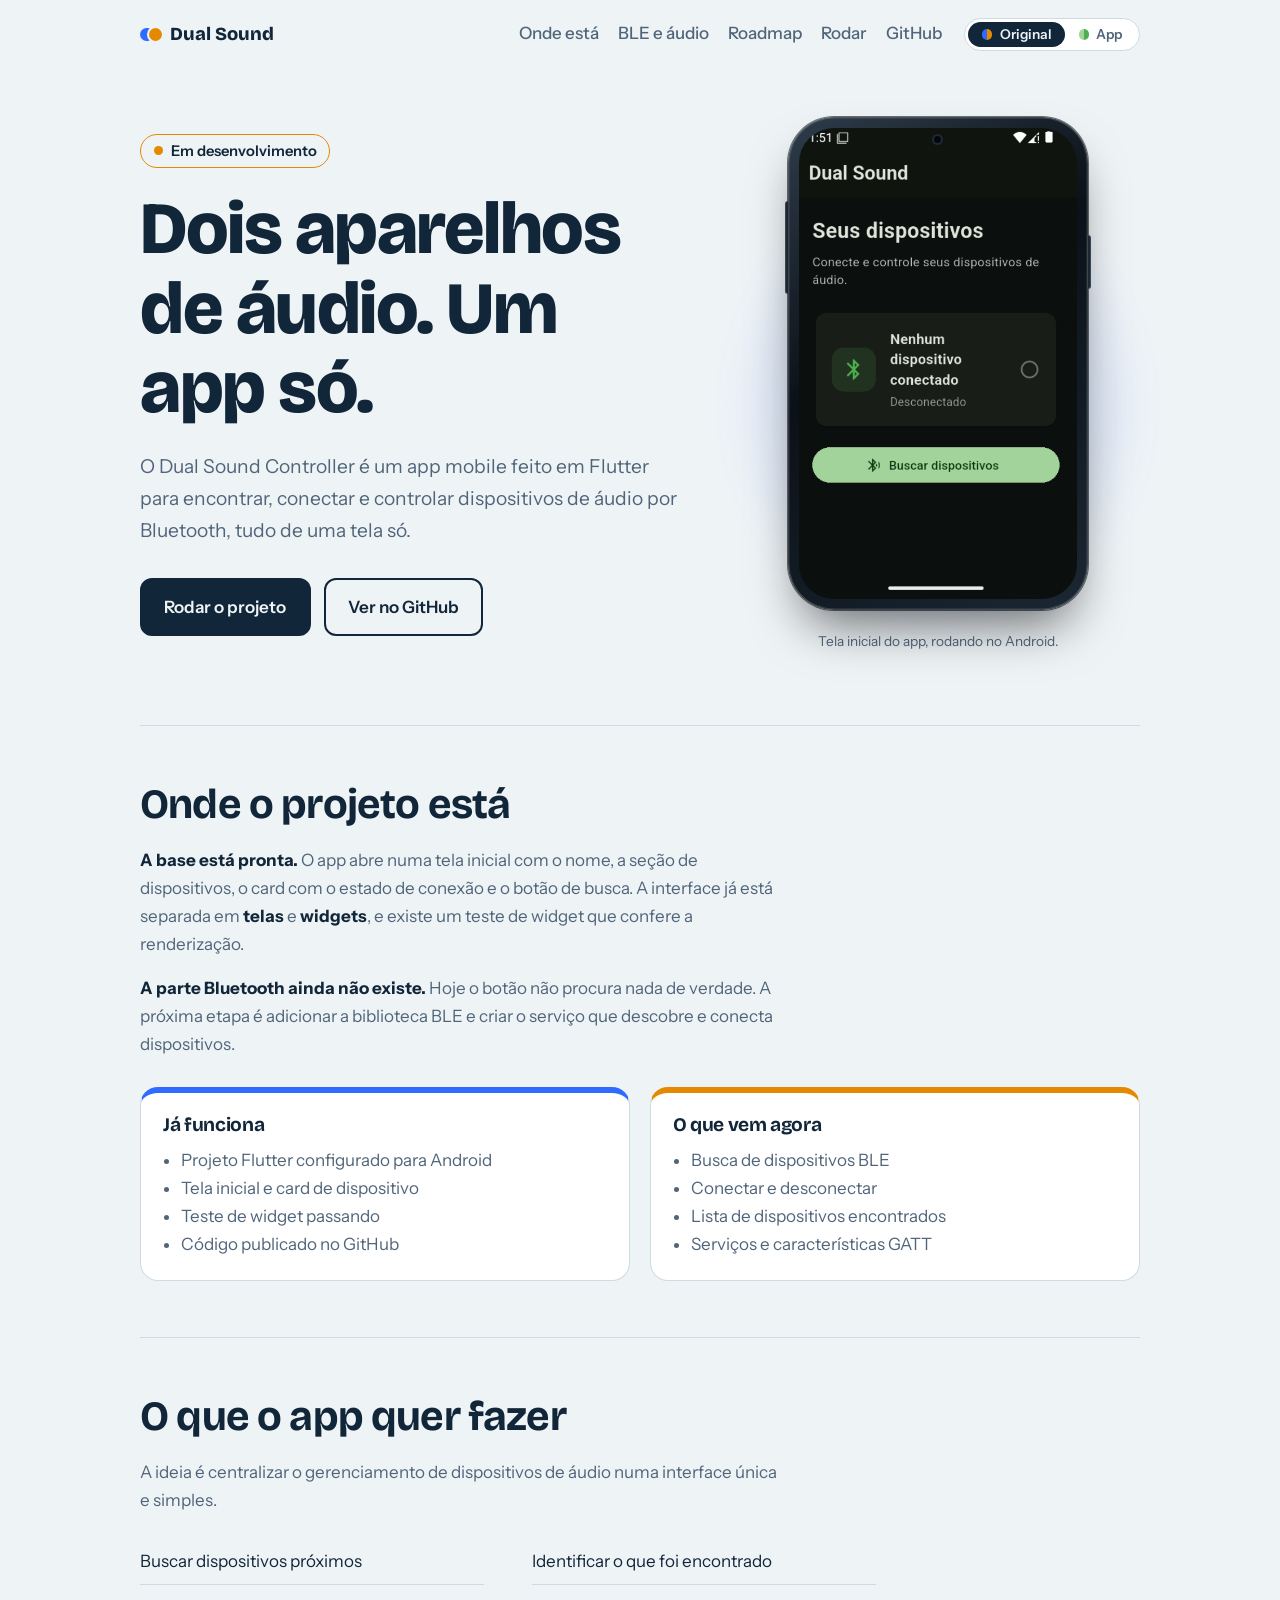
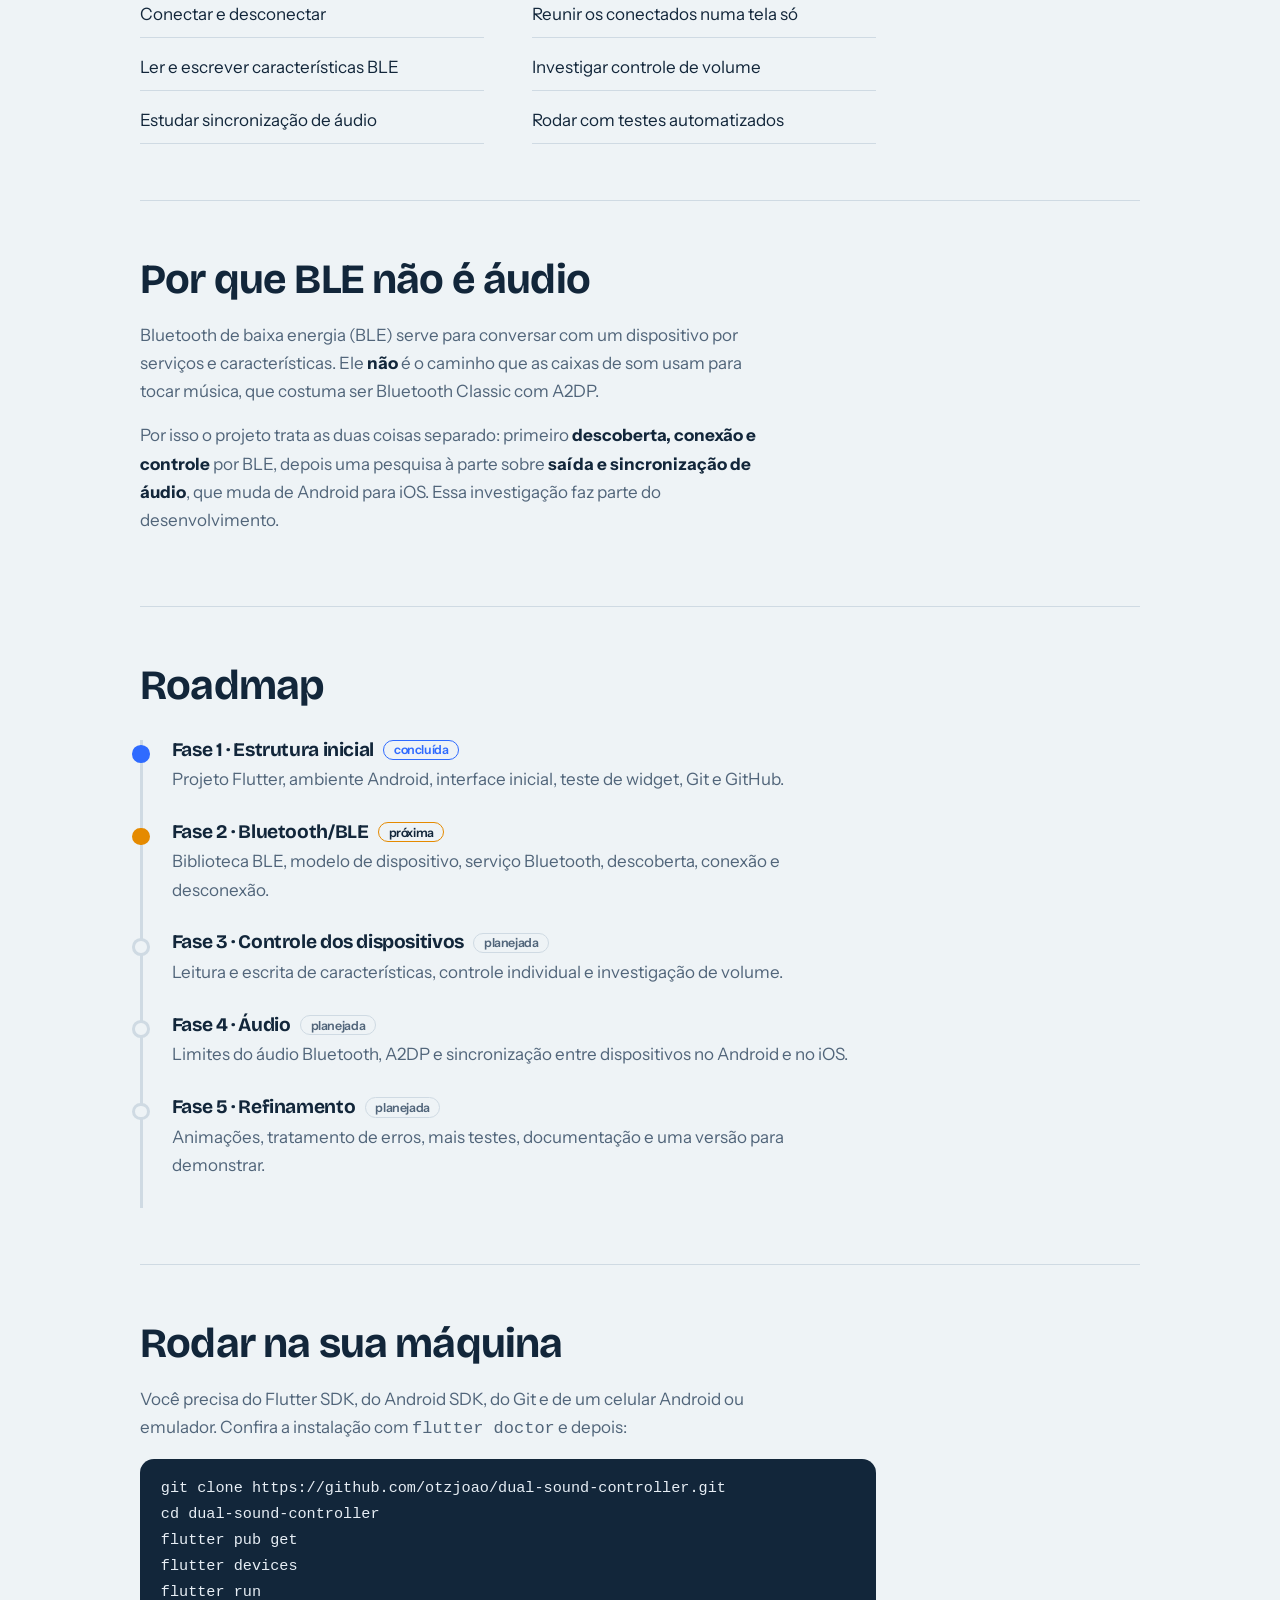
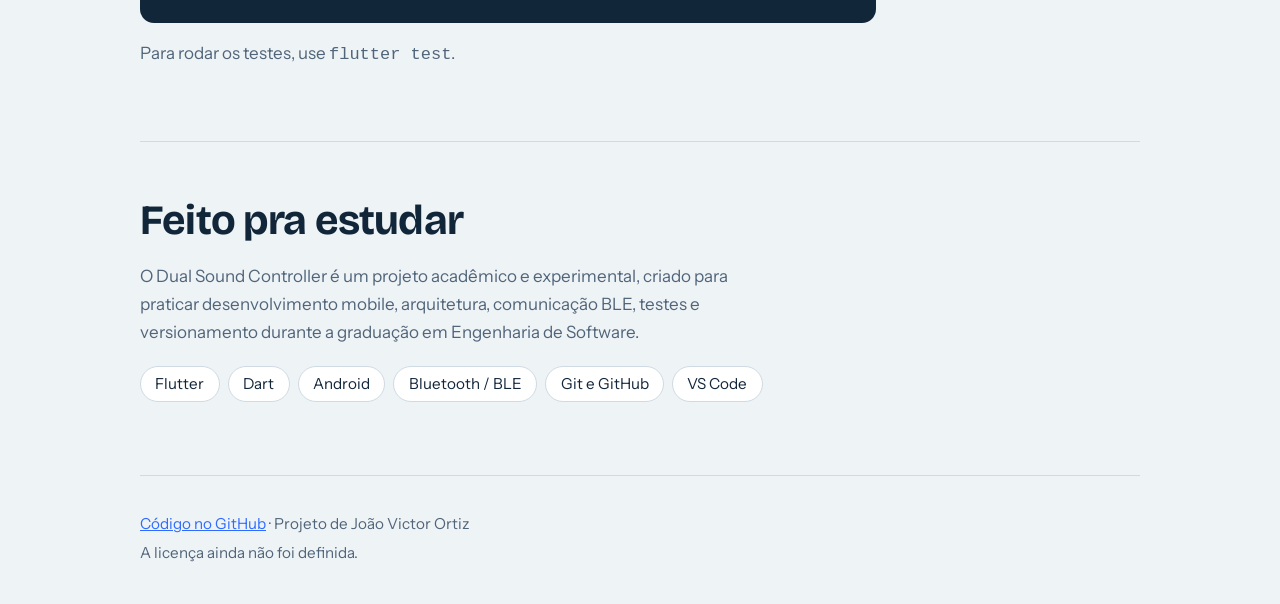
<file: docs/index.html>
<!DOCTYPE html>
<html lang="pt-BR">
<head>
<meta charset="utf-8">
<meta name="viewport" content="width=device-width, initial-scale=1, viewport-fit=cover">
<title>Dual Sound Controller · dois aparelhos de áudio, um app só</title>
<meta name="description" content="App Flutter em desenvolvimento para encontrar, conectar e controlar dispositivos de áudio por Bluetooth, de uma tela só.">
<link rel="preconnect" href="https://fonts.googleapis.com">
<link rel="preconnect" href="https://fonts.gstatic.com" crossorigin>
<link href="https://fonts.googleapis.com/css2?family=Bricolage+Grotesque:wght@500;700;800&family=Instrument+Sans:wght@400;500;600&display=swap" rel="stylesheet">
<script>try{if(localStorage.getItem('skin')==='app')document.documentElement.setAttribute('data-skin','app')}catch(e){}</script>
<link rel="stylesheet" href="style.css">
</head>
<body>
<div class="wrap">
  <header class="top">
    <a class="brand" href="#"><span class="dots" aria-hidden="true"><i></i><i></i></span>Dual Sound</a>
    <nav aria-label="Seções">
      <a href="#estado">Onde está</a><a href="#ble">BLE e áudio</a><a href="#roadmap">Roadmap</a><a href="#rodar">Rodar</a><a href="https://github.com/otzjoao/dual-sound-controller">GitHub</a>
      <span class="skin" role="group" aria-label="Tema de cores"><button type="button" data-skin="original" aria-pressed="true"><i class="sw-o"></i>Original</button><button type="button" data-skin="app" aria-pressed="false"><i class="sw-a"></i>App</button></span>
    </nav>
  </header>

  <main>
  <div class="hero">
    <div>
      <span class="badge">Em desenvolvimento</span>
      <h1>Dois aparelhos de áudio. Um app só.</h1>
      <p class="lead">O Dual Sound Controller é um app mobile feito em Flutter para encontrar, conectar e controlar dispositivos de áudio por Bluetooth, tudo de uma tela só.</p>
      <div class="btns">
        <a class="btn primary" href="#rodar">Rodar o projeto</a>
        <a class="btn" href="https://github.com/otzjoao/dual-sound-controller">Ver no GitHub</a>
      </div>
    </div>
    <div>
      <figure class="shot"><div class="phone"><i class="vol" aria-hidden="true"></i><img src="images/Home_screen.png" width="535" height="906" alt="Tela inicial do Dual Sound Controller: título Seus dispositivos, card Nenhum dispositivo conectado e botão Buscar dispositivos"></div><figcaption>Tela inicial do app, rodando no Android.</figcaption></figure>
    </div>
  </div>

  <section id="estado">
    <h2>Onde o projeto está</h2>
    <div class="prose">
      <p><strong>A base está pronta.</strong> O app abre numa tela inicial com o nome, a seção de dispositivos, o card com o estado de conexão e o botão de busca. A interface já está separada em <strong>telas</strong> e <strong>widgets</strong>, e existe um teste de widget que confere a renderização.</p>
      <p><strong>A parte Bluetooth ainda não existe.</strong> Hoje o botão não procura nada de verdade. A próxima etapa é adicionar a biblioteca BLE e criar o serviço que descobre e conecta dispositivos.</p>
    </div>
    <div class="split">
      <div class="box a"><h3>Já funciona</h3><ul><li>Projeto Flutter configurado para Android</li><li>Tela inicial e card de dispositivo</li><li>Teste de widget passando</li><li>Código publicado no GitHub</li></ul></div>
      <div class="box b"><h3>O que vem agora</h3><ul><li>Busca de dispositivos BLE</li><li>Conectar e desconectar</li><li>Lista de dispositivos encontrados</li><li>Serviços e características GATT</li></ul></div>
    </div>
  </section>

  <section>
    <h2>O que o app quer fazer</h2>
    <div class="prose"><p>A ideia é centralizar o gerenciamento de dispositivos de áudio numa interface única e simples.</p></div>
    <ul class="cols">
      <li>Buscar dispositivos próximos</li><li>Identificar o que foi encontrado</li>
      <li>Conectar e desconectar</li><li>Reunir os conectados numa tela só</li>
      <li>Ler e escrever características BLE</li><li>Investigar controle de volume</li>
      <li>Estudar sincronização de áudio</li><li>Rodar com testes automatizados</li>
    </ul>
  </section>

  <section id="ble">
    <h2>Por que BLE não é áudio</h2>
    <div class="prose">
      <p>Bluetooth de baixa energia (BLE) serve para conversar com um dispositivo por serviços e características. Ele <strong>não</strong> é o caminho que as caixas de som usam para tocar música, que costuma ser Bluetooth Classic com A2DP.</p>
      <p>Por isso o projeto trata as duas coisas separado: primeiro <strong>descoberta, conexão e controle</strong> por BLE, depois uma pesquisa à parte sobre <strong>saída e sincronização de áudio</strong>, que muda de Android para iOS. Essa investigação faz parte do desenvolvimento.</p>
    </div>
  </section>

  <section id="roadmap">
    <h2>Roadmap</h2>
    <ol class="road">
      <li class="done"><h3>Fase 1 · Estrutura inicial <span class="tag">concluída</span></h3><p>Projeto Flutter, ambiente Android, interface inicial, teste de widget, Git e GitHub.</p></li>
      <li class="now"><h3>Fase 2 · Bluetooth/BLE <span class="tag">próxima</span></h3><p>Biblioteca BLE, modelo de dispositivo, serviço Bluetooth, descoberta, conexão e desconexão.</p></li>
      <li><h3>Fase 3 · Controle dos dispositivos <span class="tag">planejada</span></h3><p>Leitura e escrita de características, controle individual e investigação de volume.</p></li>
      <li><h3>Fase 4 · Áudio <span class="tag">planejada</span></h3><p>Limites do áudio Bluetooth, A2DP e sincronização entre dispositivos no Android e no iOS.</p></li>
      <li><h3>Fase 5 · Refinamento <span class="tag">planejada</span></h3><p>Animações, tratamento de erros, mais testes, documentação e uma versão para demonstrar.</p></li>
    </ol>
  </section>

  <section id="rodar">
    <h2>Rodar na sua máquina</h2>
    <div class="prose"><p>Você precisa do Flutter SDK, do Android SDK, do Git e de um celular Android ou emulador. Confira a instalação com <code>flutter doctor</code> e depois:</p></div>
<pre><code>git clone https://github.com/otzjoao/dual-sound-controller.git
cd dual-sound-controller
flutter pub get
flutter devices
flutter run</code></pre>
    <div class="prose" style="margin-top:1rem"><p>Para rodar os testes, use <code>flutter test</code>.</p></div>
  </section>

  <section>
    <h2>Feito pra estudar</h2>
    <div class="prose"><p>O Dual Sound Controller é um projeto acadêmico e experimental, criado para praticar desenvolvimento mobile, arquitetura, comunicação BLE, testes e versionamento durante a graduação em Engenharia de Software.</p></div>
    <ul class="stack"><li>Flutter</li><li>Dart</li><li>Android</li><li>Bluetooth / BLE</li><li>Git e GitHub</li><li>VS Code</li></ul>
  </section>
  </main>

  <footer>
    <p><a href="https://github.com/otzjoao/dual-sound-controller">Código no GitHub</a> · Projeto de João Victor Ortiz</p>
    <p>A licença ainda não foi definida.</p>
  </footer>
</div>

<script>
(function(){
  var root=document.documentElement, btns=document.querySelectorAll('.skin button');
  function set(s){
    if(s==='app')root.setAttribute('data-skin','app'); else root.removeAttribute('data-skin');
    btns.forEach(function(b){b.setAttribute('aria-pressed',String(b.dataset.skin===s));});
    try{localStorage.setItem('skin',s);}catch(e){}
  }
  btns.forEach(function(b){b.addEventListener('click',function(){set(b.dataset.skin);});});
  set(root.getAttribute('data-skin')==='app'?'app':'original');
})();
</script>
</body>
</html>
</file>
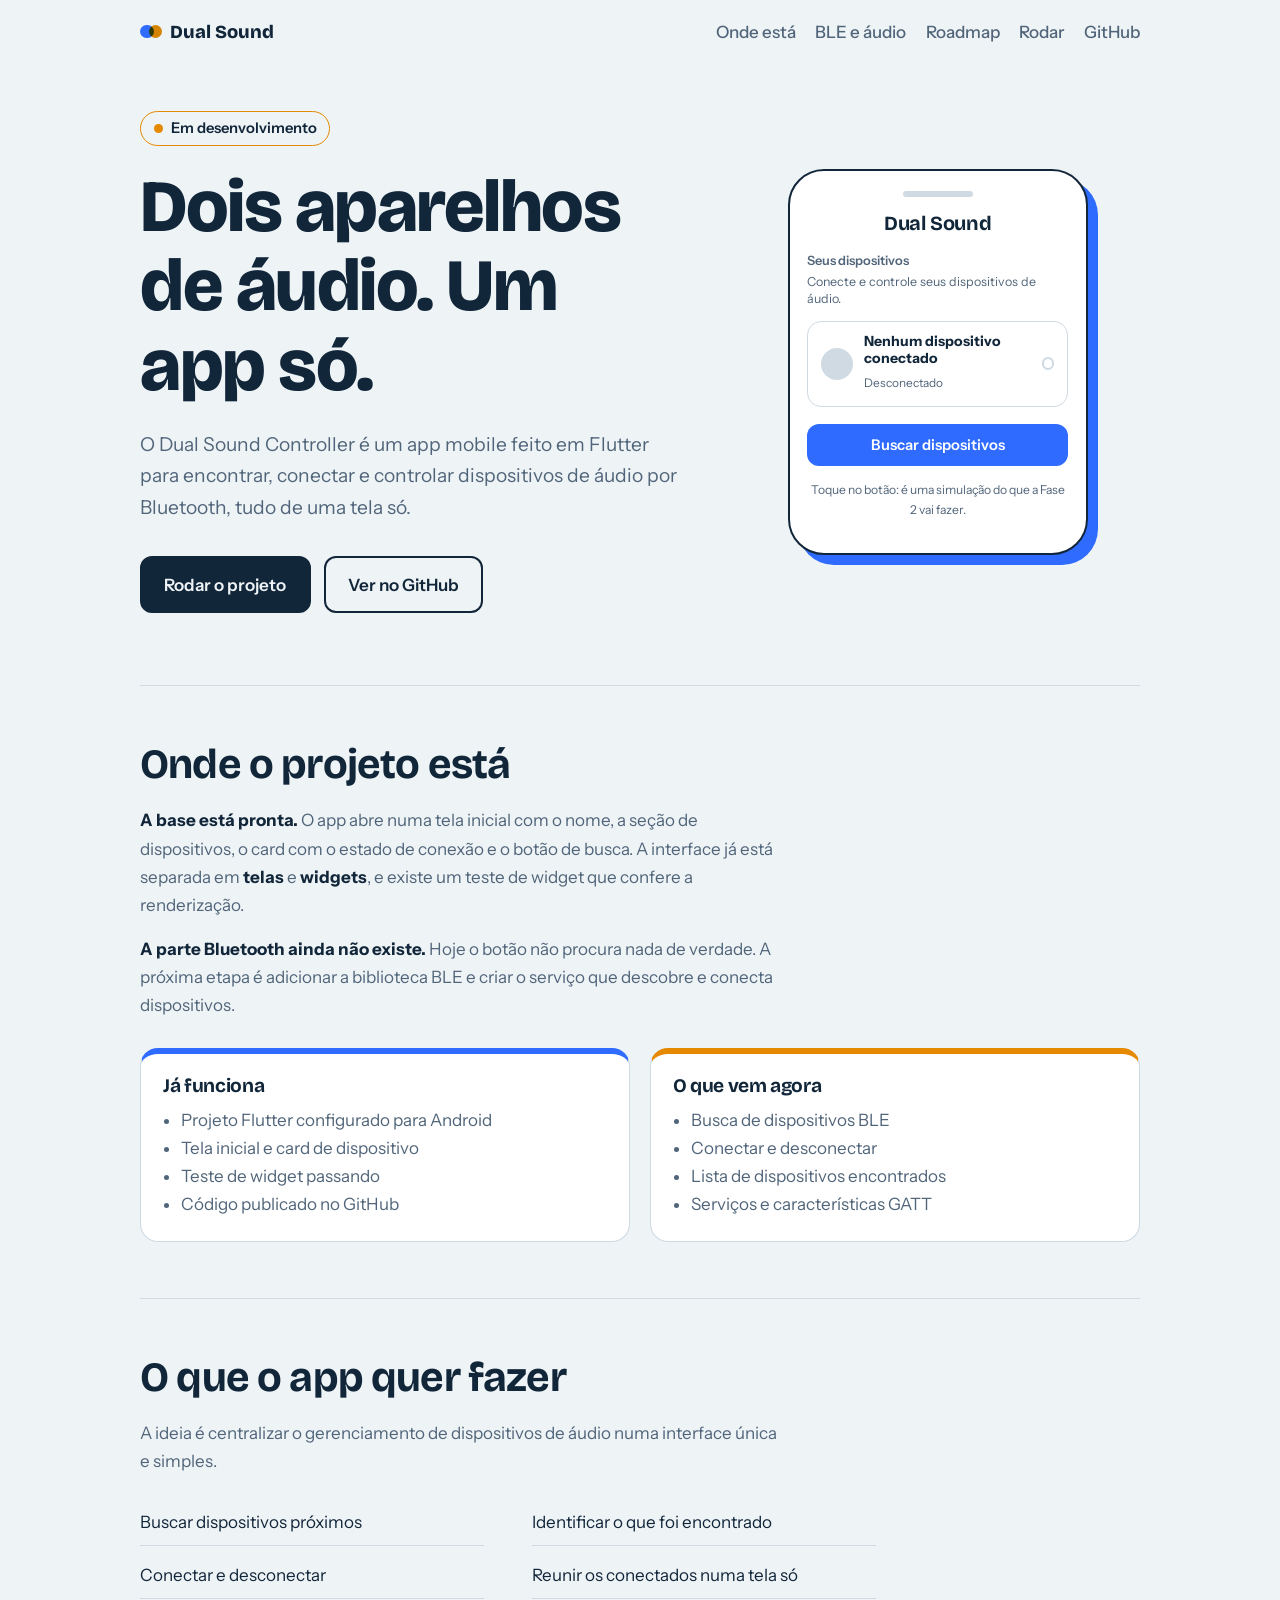
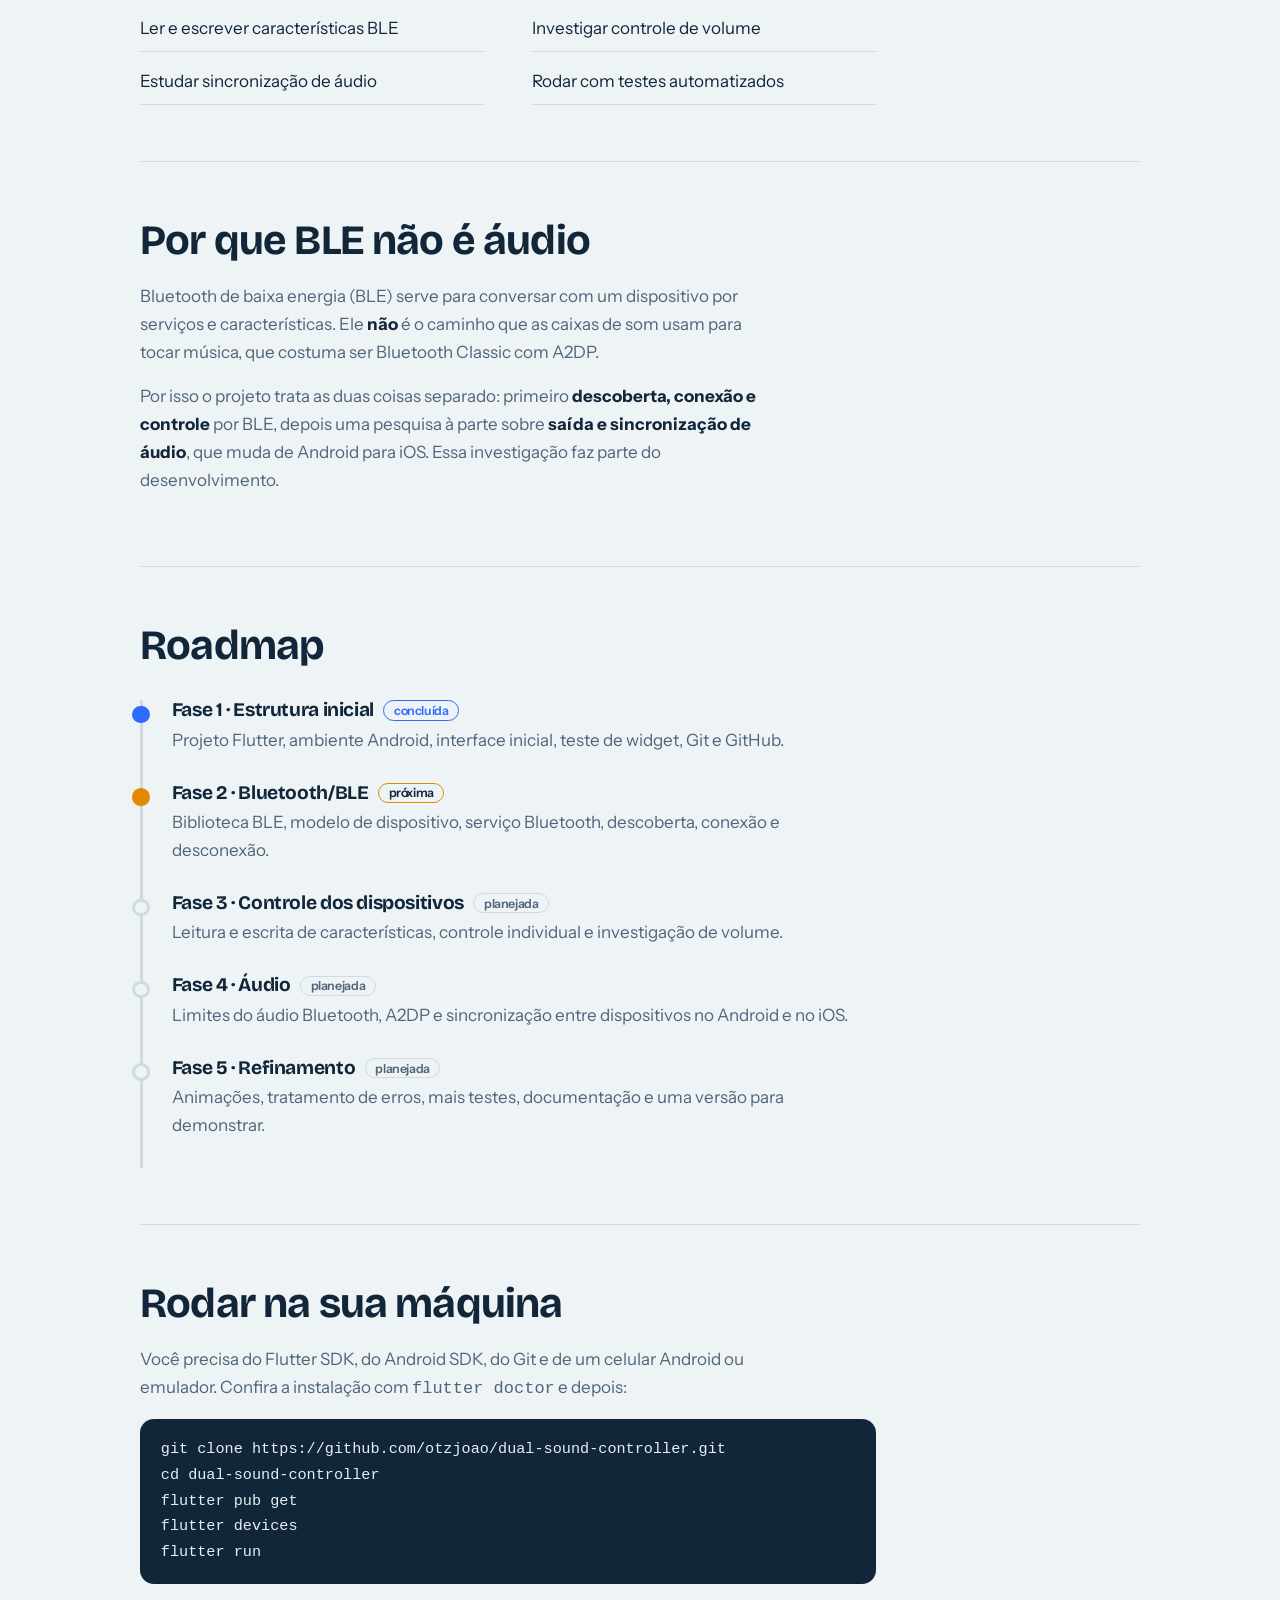
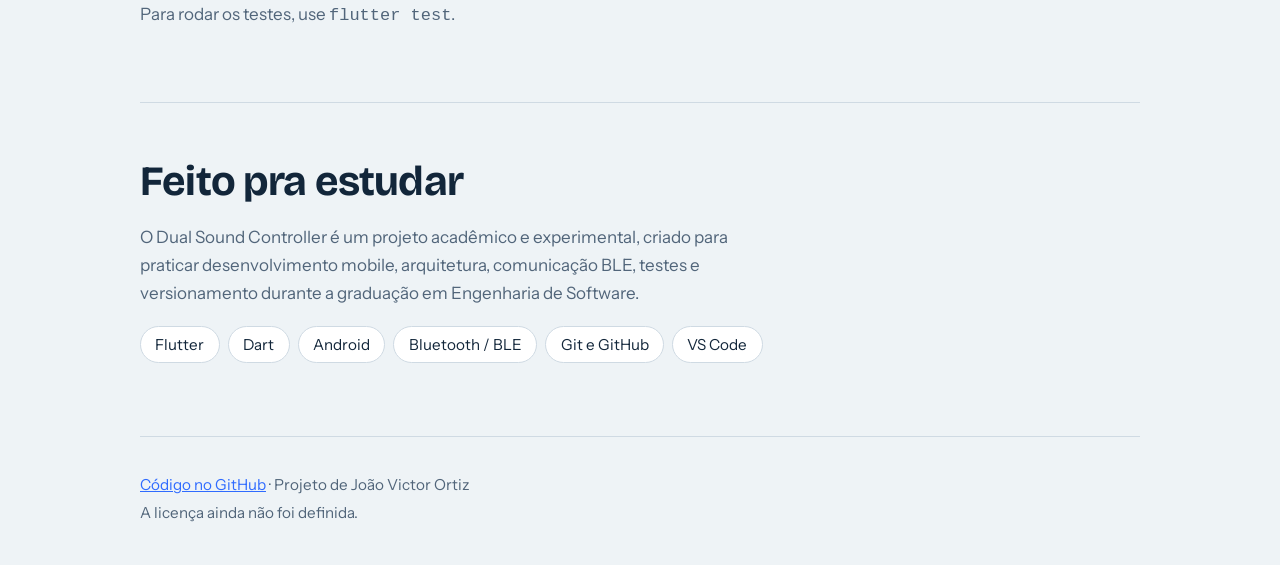
<file: docs/docs_main/index.html>
<!doctype html>
<html lang="pt-BR">
  <head>
    <meta charset="utf-8" />
    <meta
      name="viewport"
      content="width=device-width, initial-scale=1, viewport-fit=cover"
    />
    <title>Dual Sound Controller · dois aparelhos de áudio, um app só</title>
    <meta
      name="description"
      content="App Flutter em desenvolvimento para encontrar, conectar e controlar dispositivos de áudio por Bluetooth, de uma tela só."
    />
    <link rel="preconnect" href="https://fonts.googleapis.com" />
    <link rel="preconnect" href="https://fonts.gstatic.com" crossorigin />
    <link
      href="https://fonts.googleapis.com/css2?family=Bricolage+Grotesque:wght@500;700;800&family=Instrument+Sans:wght@400;500;600&display=swap"
      rel="stylesheet"
    />
    <link rel="stylesheet" href="style.css" />
  </head>
  <body>
    <div class="wrap">
      <header class="top">
        <a class="brand" href="#"
          ><span class="dots" aria-hidden="true"><i></i><i></i></span>Dual
          Sound</a
        >
        <nav aria-label="Seções">
          <a href="#estado">Onde está</a><a href="#ble">BLE e áudio</a
          ><a href="#roadmap">Roadmap</a><a href="#rodar">Rodar</a
          ><a href="https://github.com/otzjoao/dual-sound-controller">GitHub</a>
        </nav>
      </header>

      <main>
        <div class="hero">
          <div>
            <span class="badge">Em desenvolvimento</span>
            <h1>Dois aparelhos de áudio. Um app só.</h1>
            <p class="lead">
              O Dual Sound Controller é um app mobile feito em Flutter para
              encontrar, conectar e controlar dispositivos de áudio por
              Bluetooth, tudo de uma tela só.
            </p>
            <div class="btns">
              <a class="btn primary" href="#rodar">Rodar o projeto</a>
              <a
                class="btn"
                href="https://github.com/otzjoao/dual-sound-controller"
                >Ver no GitHub</a
              >
            </div>
          </div>
          <div>
            <div
              class="phone"
              role="group"
              aria-label="Simulação da tela inicial do app"
            >
              <div class="bar"></div>
              <h3>Dual Sound</h3>
              <p class="sub">Seus dispositivos</p>
              <p class="hint">Conecte e controle seus dispositivos de áudio.</p>
              <div id="list">
                <div class="dev">
                  <span class="ic"></span
                  ><span
                    ><b>Nenhum dispositivo conectado</b
                    ><small>Desconectado</small></span
                  ><span class="st"></span>
                </div>
              </div>
              <button class="search" id="go" type="button">
                Buscar dispositivos
              </button>
              <p class="demo-note">
                Toque no botão: é uma simulação do que a Fase 2 vai fazer.
              </p>
            </div>
          </div>
        </div>

        <section id="estado">
          <h2>Onde o projeto está</h2>
          <div class="prose">
            <p>
              <strong>A base está pronta.</strong> O app abre numa tela inicial
              com o nome, a seção de dispositivos, o card com o estado de
              conexão e o botão de busca. A interface já está separada em
              <strong>telas</strong> e <strong>widgets</strong>, e existe um
              teste de widget que confere a renderização.
            </p>
            <p>
              <strong>A parte Bluetooth ainda não existe.</strong> Hoje o botão
              não procura nada de verdade. A próxima etapa é adicionar a
              biblioteca BLE e criar o serviço que descobre e conecta
              dispositivos.
            </p>
          </div>
          <div class="split">
            <div class="box a">
              <h3>Já funciona</h3>
              <ul>
                <li>Projeto Flutter configurado para Android</li>
                <li>Tela inicial e card de dispositivo</li>
                <li>Teste de widget passando</li>
                <li>Código publicado no GitHub</li>
              </ul>
            </div>
            <div class="box b">
              <h3>O que vem agora</h3>
              <ul>
                <li>Busca de dispositivos BLE</li>
                <li>Conectar e desconectar</li>
                <li>Lista de dispositivos encontrados</li>
                <li>Serviços e características GATT</li>
              </ul>
            </div>
          </div>
        </section>

        <section>
          <h2>O que o app quer fazer</h2>
          <div class="prose">
            <p>
              A ideia é centralizar o gerenciamento de dispositivos de áudio
              numa interface única e simples.
            </p>
          </div>
          <ul class="cols">
            <li>Buscar dispositivos próximos</li>
            <li>Identificar o que foi encontrado</li>
            <li>Conectar e desconectar</li>
            <li>Reunir os conectados numa tela só</li>
            <li>Ler e escrever características BLE</li>
            <li>Investigar controle de volume</li>
            <li>Estudar sincronização de áudio</li>
            <li>Rodar com testes automatizados</li>
          </ul>
        </section>

        <section id="ble">
          <h2>Por que BLE não é áudio</h2>
          <div class="prose">
            <p>
              Bluetooth de baixa energia (BLE) serve para conversar com um
              dispositivo por serviços e características. Ele
              <strong>não</strong> é o caminho que as caixas de som usam para
              tocar música, que costuma ser Bluetooth Classic com A2DP.
            </p>
            <p>
              Por isso o projeto trata as duas coisas separado: primeiro
              <strong>descoberta, conexão e controle</strong> por BLE, depois
              uma pesquisa à parte sobre
              <strong>saída e sincronização de áudio</strong>, que muda de
              Android para iOS. Essa investigação faz parte do desenvolvimento.
            </p>
          </div>
        </section>

        <section id="roadmap">
          <h2>Roadmap</h2>
          <ol class="road">
            <li class="done">
              <h3>
                Fase 1 · Estrutura inicial <span class="tag">concluída</span>
              </h3>
              <p>
                Projeto Flutter, ambiente Android, interface inicial, teste de
                widget, Git e GitHub.
              </p>
            </li>
            <li class="now">
              <h3>Fase 2 · Bluetooth/BLE <span class="tag">próxima</span></h3>
              <p>
                Biblioteca BLE, modelo de dispositivo, serviço Bluetooth,
                descoberta, conexão e desconexão.
              </p>
            </li>
            <li>
              <h3>
                Fase 3 · Controle dos dispositivos
                <span class="tag">planejada</span>
              </h3>
              <p>
                Leitura e escrita de características, controle individual e
                investigação de volume.
              </p>
            </li>
            <li>
              <h3>Fase 4 · Áudio <span class="tag">planejada</span></h3>
              <p>
                Limites do áudio Bluetooth, A2DP e sincronização entre
                dispositivos no Android e no iOS.
              </p>
            </li>
            <li>
              <h3>Fase 5 · Refinamento <span class="tag">planejada</span></h3>
              <p>
                Animações, tratamento de erros, mais testes, documentação e uma
                versão para demonstrar.
              </p>
            </li>
          </ol>
        </section>

        <section id="rodar">
          <h2>Rodar na sua máquina</h2>
          <div class="prose">
            <p>
              Você precisa do Flutter SDK, do Android SDK, do Git e de um
              celular Android ou emulador. Confira a instalação com
              <code>flutter doctor</code> e depois:
            </p>
          </div>
          <pre><code>git clone https://github.com/otzjoao/dual-sound-controller.git
cd dual-sound-controller
flutter pub get
flutter devices
flutter run</code></pre>
          <div class="prose" style="margin-top: 1rem">
            <p>Para rodar os testes, use <code>flutter test</code>.</p>
          </div>
        </section>

        <section>
          <h2>Feito pra estudar</h2>
          <div class="prose">
            <p>
              O Dual Sound Controller é um projeto acadêmico e experimental,
              criado para praticar desenvolvimento mobile, arquitetura,
              comunicação BLE, testes e versionamento durante a graduação em
              Engenharia de Software.
            </p>
          </div>
          <ul class="stack">
            <li>Flutter</li>
            <li>Dart</li>
            <li>Android</li>
            <li>Bluetooth / BLE</li>
            <li>Git e GitHub</li>
            <li>VS Code</li>
          </ul>
        </section>
      </main>

      <footer>
        <p>
          <a href="https://github.com/otzjoao/dual-sound-controller"
            >Código no GitHub</a
          >
          · Projeto de João Victor Ortiz
        </p>
        <p>A licença ainda não foi definida.</p>
      </footer>
    </div>

    <script>
      (function () {
        var go = document.getElementById("go"),
          list = document.getElementById("list"),
          found = false;
        var empty =
          '<div class="dev"><span class="ic"></span><span><b>Nenhum dispositivo conectado</b><small>Desconectado</small></span><span class="st"></span></div>';
        function dev(c, n) {
          return (
            '<div class="dev on ' +
            c +
            '"><span class="ic"></span><span><b>' +
            n +
            '</b><small>Conectado</small></span><span class="st"></span></div>'
          );
        }
        go.addEventListener("click", function () {
          if (found) {
            list.innerHTML = empty;
            go.textContent = "Buscar dispositivos";
            found = false;
            return;
          }
          go.textContent = "Buscando...";
          go.disabled = true;
          setTimeout(function () {
            list.innerHTML =
              dev("d1", "Dispositivo BLE #1") + dev("d2", "Dispositivo BLE #2");
            go.textContent = "Desconectar tudo";
            go.disabled = false;
            found = true;
          }, 900);
        });
      })();
    </script>
  </body>
</html>
</file>
<file: docs/style.css>
:root{
  --bg:#EEF3F6; --surface:#FFFFFF; --ink:#12263A; --muted:#51657A; --line:#CFDAE3;
  --a:#2F6BFF; --b:#E58A00; --code:#12263A; --codefg:#E7EEF5; --on-a:#fff;
  box-sizing:border-box; padding-top:env(safe-area-inset-top,0px); padding-bottom:env(safe-area-inset-bottom,0px);
}
@media (prefers-color-scheme:dark){
  :root:not([data-theme="light"]){--bg:#0D1822; --surface:#15283A; --ink:#E7EEF5; --muted:#9BB0C4; --line:#27405A; --a:#6D96FF; --b:#FFB34D; --code:#07101A; --codefg:#E7EEF5; --on-a:#08131E;}
}
:root[data-theme="dark"]{--bg:#0D1822; --surface:#15283A; --ink:#E7EEF5; --muted:#9BB0C4; --line:#27405A; --a:#6D96FF; --b:#FFB34D; --code:#07101A; --codefg:#E7EEF5; --on-a:#08131E;}
:root[data-skin="app"]{--bg:#0B0F0D; --surface:#191D17; --ink:#E0E4DB; --muted:#B4BCAF; --line:#30362D; --a:#A1D39A; --b:#4CAF50; --code:#070B08; --codefg:#E0E4DB; --on-a:#0A390F; color-scheme:dark}
*,*::before,*::after{box-sizing:border-box}
html{height:100%;scroll-padding-top:env(safe-area-inset-top,0px);scroll-behavior:smooth}
body{margin:0;min-height:100%;background:var(--bg);color:var(--ink);font:400 1.0625rem/1.65 "Instrument Sans",system-ui,-apple-system,"Segoe UI",sans-serif}
h1,h2,h3{font-family:"Bricolage Grotesque","Instrument Sans",system-ui,sans-serif;line-height:1.08;letter-spacing:-.02em;margin:0}
a{color:var(--a)}
a:focus-visible,button:focus-visible{outline:3px solid var(--b);outline-offset:3px;border-radius:6px}
.wrap{max-width:1040px;margin:0 auto;padding:0 1.25rem}
header.top{display:flex;align-items:center;justify-content:space-between;gap:1rem;padding:1.1rem 0;flex-wrap:wrap}
.brand{font:800 1.15rem "Bricolage Grotesque",sans-serif;text-decoration:none;color:var(--ink);display:flex;align-items:center;gap:.5rem}
.dots{display:inline-flex}.dots i{width:.85rem;height:.85rem;border-radius:50%;background:var(--a)}.dots i+i{background:var(--b);margin-left:-.3rem;box-shadow:0 0 0 2px var(--bg)}
nav a{color:var(--muted);text-decoration:none;margin-left:1.2rem;font-weight:500}
nav a:hover{color:var(--ink)}
.hero{display:grid;grid-template-columns:1.15fr .85fr;gap:3rem;align-items:center;padding:3rem 0 4.5rem}
.hero h1{font-size:clamp(2.6rem,6.5vw,4.6rem);font-weight:800}
.hero p.lead{font-size:1.2rem;color:var(--muted);max-width:34rem;margin:1.4rem 0 2rem}
.badge{display:inline-flex;align-items:center;gap:.5rem;border:1.5px solid var(--b);color:var(--ink);padding:.25rem .8rem;border-radius:99px;font-size:.92rem;font-weight:600;margin-bottom:1.4rem}
.badge::before{content:"";width:.55rem;height:.55rem;border-radius:50%;background:var(--b)}
.btns{display:flex;gap:.8rem;flex-wrap:wrap}
.btn{display:inline-block;padding:.8rem 1.4rem;border-radius:12px;font-weight:600;text-decoration:none;border:2px solid var(--ink);color:var(--ink)}
.btn.primary{background:var(--ink);color:var(--bg)}
.btn:hover{transform:translateY(-1px)}
/* print do app */
.shot{position:relative;isolation:isolate;margin:0 auto;width:min(300px,100%)}
.shot::before{content:"";position:absolute;z-index:-1;inset:10% -22% 2%;background:radial-gradient(closest-side,color-mix(in srgb,var(--a) 30%,transparent),transparent);filter:blur(10px)}
.phone{position:relative;padding:11px;border-radius:46px;background:linear-gradient(145deg,#2E3C4A 0%,#0B1118 42%,#1B2733 100%);box-shadow:inset 0 0 0 1.5px rgba(255,255,255,.16),0 0 0 1px rgba(0,0,0,.55),0 28px 50px -14px rgba(0,0,0,.55)}
.phone img{display:block;width:100%;height:auto;border-radius:35px;background:#000}
.phone::before{content:"";position:absolute;right:-3px;top:24%;width:4px;height:11%;border-radius:0 3px 3px 0;background:#1B2733;box-shadow:inset 0 0 0 1px rgba(255,255,255,.14)}
.phone::after{content:"";position:absolute;top:17px;left:50%;width:11px;height:11px;margin-left:-5.5px;border-radius:50%;background:#04070A;box-shadow:inset 0 0 0 2px #1E2A36}
.phone .vol{position:absolute;left:-3px;top:17%;width:4px;height:19%;border-radius:3px 0 0 3px;background:#1B2733;box-shadow:inset 0 0 0 1px rgba(255,255,255,.14)}
.shot figcaption{text-align:center;font-size:.85rem;color:var(--muted);margin-top:1.3rem}
/* seletor de tema */
.skin{display:inline-flex;border:1.5px solid var(--line);border-radius:99px;padding:3px;background:var(--surface);margin-left:1.2rem;vertical-align:middle}
.skin button{border:0;background:transparent;color:var(--muted);font:600 .85rem "Instrument Sans",sans-serif;padding:.3rem .85rem;border-radius:99px;cursor:pointer;display:inline-flex;align-items:center;gap:.45rem}
.skin button[aria-pressed="true"]{background:var(--ink);color:var(--bg)}
.skin i{width:.65rem;height:.65rem;border-radius:50%}
.sw-o{background:linear-gradient(90deg,#2F6BFF 50%,#E58A00 50%)}
.sw-a{background:linear-gradient(90deg,#A1D39A 50%,#4CAF50 50%)}
/* seções */
section{padding:3.5rem 0;border-top:1.5px solid var(--line)}
section h2{font-size:clamp(1.8rem,4vw,2.6rem);font-weight:700;margin-bottom:1.2rem}
.prose{max-width:40rem}.prose p{margin:0 0 1rem;color:var(--muted)}.prose p strong{color:var(--ink)}
.cols{display:grid;grid-template-columns:repeat(2,minmax(0,1fr));gap:.4rem 3rem;list-style:none;padding:0;margin:1.5rem 0 0;max-width:46rem}
.cols li{padding:.55rem 0;border-bottom:1px solid var(--line)}
.split{display:grid;grid-template-columns:1fr 1fr;gap:1.2rem;margin-top:1.8rem}
.box{background:var(--surface);border:1.5px solid var(--line);border-radius:18px;padding:1.4rem}
.box h3{font-size:1.2rem;margin-bottom:.5rem}.box.a{border-top:6px solid var(--a)}.box.b{border-top:6px solid var(--b)}
.box p{margin:.3rem 0 0;color:var(--muted);font-size:1rem}
.box ul{margin:.6rem 0 0;padding-left:1.1rem;color:var(--muted)}
/* roadmap */
.road{list-style:none;margin:2rem 0 0;padding:0;border-left:3px solid var(--line);max-width:46rem}
.road li{position:relative;padding:0 0 1.8rem 1.8rem}
.road li::before{content:"";position:absolute;left:-.68rem;top:.35rem;width:1.1rem;height:1.1rem;border-radius:50%;background:var(--bg);border:3px solid var(--line)}
.road li.done::before{background:var(--a);border-color:var(--a)}
.road li.now::before{border-color:var(--b);background:var(--b)}
.road h3{font-size:1.2rem;display:flex;gap:.6rem;align-items:center;flex-wrap:wrap}
.tag{font:600 .78rem "Instrument Sans",sans-serif;padding:.1rem .6rem;border-radius:99px;border:1.5px solid var(--line);color:var(--muted)}
.road li.done .tag{border-color:var(--a);color:var(--a)}.road li.now .tag{border-color:var(--b);color:var(--ink)}
.road p{margin:.3rem 0 0;color:var(--muted)}
/* código */
pre{background:var(--code);color:var(--codefg);border-radius:14px;padding:1.1rem 1.3rem;overflow-x:auto;font:500 .95rem/1.7 ui-monospace,SFMono-Regular,Menlo,Consolas,monospace;max-width:46rem;margin:1rem 0 0}
.stack{display:flex;flex-wrap:wrap;gap:.5rem;margin-top:1.2rem;padding:0;list-style:none}
.stack li{border:1.5px solid var(--line);background:var(--surface);padding:.3rem .9rem;border-radius:99px;font-size:.95rem}
footer{border-top:1.5px solid var(--line);padding:2rem 0 2.5rem;color:var(--muted);font-size:.95rem}
footer p{margin:.2rem 0}
@media (max-width:820px){
  .hero{grid-template-columns:1fr;gap:2.5rem;padding-top:1.5rem}
  .cols,.split{grid-template-columns:1fr}
  nav a{margin:0 1rem 0 0}
  .skin{margin:.7rem 0 0}
}
@media (prefers-reduced-motion:reduce){html{scroll-behavior:auto}.btn:hover{transform:none}}
</file>
<file: docs/docs_main/style.css>
:root {
  --bg: #eef3f6;
  --surface: #ffffff;
  --ink: #12263a;
  --muted: #51657a;
  --line: #cfdae3;
  --a: #2f6bff;
  --b: #e58a00;
  --code: #12263a;
  --codefg: #e7eef5;
  box-sizing: border-box;
  padding-top: env(safe-area-inset-top, 0px);
  padding-bottom: env(safe-area-inset-bottom, 0px);
}
@media (prefers-color-scheme: dark) {
  :root:not([data-theme="light"]) {
    --bg: #0d1822;
    --surface: #15283a;
    --ink: #e7eef5;
    --muted: #9bb0c4;
    --line: #27405a;
    --a: #6d96ff;
    --b: #ffb34d;
    --code: #07101a;
    --codefg: #e7eef5;
  }
}
:root[data-theme="dark"] {
  --bg: #0d1822;
  --surface: #15283a;
  --ink: #e7eef5;
  --muted: #9bb0c4;
  --line: #27405a;
  --a: #6d96ff;
  --b: #ffb34d;
  --code: #07101a;
  --codefg: #e7eef5;
}
*,
*::before,
*::after {
  box-sizing: border-box;
}
html {
  height: 100%;
  scroll-padding-top: env(safe-area-inset-top, 0px);
  scroll-behavior: smooth;
}
body {
  margin: 0;
  min-height: 100%;
  background: var(--bg);
  color: var(--ink);
  font:
    400 1.0625rem/1.65 "Instrument Sans",
    system-ui,
    -apple-system,
    "Segoe UI",
    sans-serif;
}
h1,
h2,
h3 {
  font-family: "Bricolage Grotesque", "Instrument Sans", system-ui, sans-serif;
  line-height: 1.08;
  letter-spacing: -0.02em;
  margin: 0;
}
a {
  color: var(--a);
}
a:focus-visible,
button:focus-visible {
  outline: 3px solid var(--b);
  outline-offset: 3px;
  border-radius: 6px;
}
.wrap {
  max-width: 1040px;
  margin: 0 auto;
  padding: 0 1.25rem;
}
header.top {
  display: flex;
  align-items: center;
  justify-content: space-between;
  gap: 1rem;
  padding: 1.1rem 0;
  flex-wrap: wrap;
}
.brand {
  font:
    800 1.15rem "Bricolage Grotesque",
    sans-serif;
  text-decoration: none;
  color: var(--ink);
  display: flex;
  align-items: center;
  gap: 0.5rem;
}
.dots {
  display: inline-flex;
}
.dots i {
  width: 0.85rem;
  height: 0.85rem;
  border-radius: 50%;
  background: var(--a);
}
.dots i + i {
  background: var(--b);
  margin-left: -0.3rem;
  mix-blend-mode: multiply;
}
nav a {
  color: var(--muted);
  text-decoration: none;
  margin-left: 1.2rem;
  font-weight: 500;
}
nav a:hover {
  color: var(--ink);
}
.hero {
  display: grid;
  grid-template-columns: 1.15fr 0.85fr;
  gap: 3rem;
  align-items: center;
  padding: 3rem 0 4.5rem;
}
.hero h1 {
  font-size: clamp(2.6rem, 6.5vw, 4.6rem);
  font-weight: 800;
}
.hero p.lead {
  font-size: 1.2rem;
  color: var(--muted);
  max-width: 34rem;
  margin: 1.4rem 0 2rem;
}
.badge {
  display: inline-flex;
  align-items: center;
  gap: 0.5rem;
  border: 1.5px solid var(--b);
  color: var(--ink);
  padding: 0.25rem 0.8rem;
  border-radius: 99px;
  font-size: 0.92rem;
  font-weight: 600;
  margin-bottom: 1.4rem;
}
.badge::before {
  content: "";
  width: 0.55rem;
  height: 0.55rem;
  border-radius: 50%;
  background: var(--b);
}
.btns {
  display: flex;
  gap: 0.8rem;
  flex-wrap: wrap;
}
.btn {
  display: inline-block;
  padding: 0.8rem 1.4rem;
  border-radius: 12px;
  font-weight: 600;
  text-decoration: none;
  border: 2px solid var(--ink);
  color: var(--ink);
}
.btn.primary {
  background: var(--ink);
  color: var(--bg);
}
.btn:hover {
  transform: translateY(-1px);
}
/* telefone */
.phone {
  width: min(300px, 100%);
  margin: 0 auto;
  background: var(--surface);
  border: 2px solid var(--ink);
  border-radius: 36px;
  padding: 1.2rem 1.1rem 1.3rem;
  box-shadow: 10px 10px 0 var(--a);
}
.phone .bar {
  width: 70px;
  height: 6px;
  border-radius: 9px;
  background: var(--line);
  margin: 0 auto 1rem;
}
.phone h3 {
  text-align: center;
  font-size: 1.25rem;
}
.phone .sub {
  font-size: 0.8rem;
  color: var(--muted);
  margin: 1rem 0 0.1rem;
  font-weight: 600;
}
.phone .hint {
  font-size: 0.78rem;
  color: var(--muted);
  margin: 0 0 0.8rem;
  line-height: 1.4;
}
.dev {
  display: flex;
  align-items: center;
  gap: 0.7rem;
  border: 1.5px solid var(--line);
  border-radius: 14px;
  padding: 0.7rem 0.8rem;
  margin-bottom: 0.55rem;
  min-height: 3.6rem;
}
.dev .ic {
  width: 2rem;
  height: 2rem;
  border-radius: 50%;
  background: var(--line);
  flex: none;
}
.dev b {
  display: block;
  font-size: 0.88rem;
  line-height: 1.2;
}
.dev small {
  color: var(--muted);
  font-size: 0.74rem;
}
.dev .st {
  margin-left: auto;
  width: 0.8rem;
  height: 0.8rem;
  border-radius: 50%;
  border: 2px solid var(--line);
  flex: none;
}
.dev.on.d1 .ic,
.dev.on.d1 .st {
  background: var(--a);
  border-color: var(--a);
}
.dev.on.d2 .ic,
.dev.on.d2 .st {
  background: var(--b);
  border-color: var(--b);
}
.dev.on {
  animation: pop 0.35s ease-out;
}
@keyframes pop {
  from {
    transform: scale(0.96);
    opacity: 0.4;
  }
  to {
    transform: none;
    opacity: 1;
  }
}
.search {
  width: 100%;
  margin-top: 0.5rem;
  padding: 0.75rem;
  border-radius: 12px;
  border: 0;
  background: var(--a);
  color: #fff;
  font:
    600 0.92rem "Instrument Sans",
    sans-serif;
  cursor: pointer;
}
:root[data-theme="dark"] .search {
  color: #08131e;
}
@media (prefers-color-scheme: dark) {
  :root:not([data-theme="light"]) .search {
    color: #08131e;
  }
}
.demo-note {
  text-align: center;
  font-size: 0.76rem;
  color: var(--muted);
  margin-top: 0.9rem;
}
/* seções */
section {
  padding: 3.5rem 0;
  border-top: 1.5px solid var(--line);
}
section h2 {
  font-size: clamp(1.8rem, 4vw, 2.6rem);
  font-weight: 700;
  margin-bottom: 1.2rem;
}
.prose {
  max-width: 40rem;
}
.prose p {
  margin: 0 0 1rem;
  color: var(--muted);
}
.prose p strong {
  color: var(--ink);
}
.cols {
  display: grid;
  grid-template-columns: repeat(2, minmax(0, 1fr));
  gap: 0.4rem 3rem;
  list-style: none;
  padding: 0;
  margin: 1.5rem 0 0;
  max-width: 46rem;
}
.cols li {
  padding: 0.55rem 0;
  border-bottom: 1px solid var(--line);
}
.split {
  display: grid;
  grid-template-columns: 1fr 1fr;
  gap: 1.2rem;
  margin-top: 1.8rem;
}
.box {
  background: var(--surface);
  border: 1.5px solid var(--line);
  border-radius: 18px;
  padding: 1.4rem;
}
.box h3 {
  font-size: 1.2rem;
  margin-bottom: 0.5rem;
}
.box.a {
  border-top: 6px solid var(--a);
}
.box.b {
  border-top: 6px solid var(--b);
}
.box p {
  margin: 0.3rem 0 0;
  color: var(--muted);
  font-size: 1rem;
}
.box ul {
  margin: 0.6rem 0 0;
  padding-left: 1.1rem;
  color: var(--muted);
}
/* roadmap */
.road {
  list-style: none;
  margin: 2rem 0 0;
  padding: 0;
  border-left: 3px solid var(--line);
  max-width: 46rem;
}
.road li {
  position: relative;
  padding: 0 0 1.8rem 1.8rem;
}
.road li::before {
  content: "";
  position: absolute;
  left: -0.68rem;
  top: 0.35rem;
  width: 1.1rem;
  height: 1.1rem;
  border-radius: 50%;
  background: var(--bg);
  border: 3px solid var(--line);
}
.road li.done::before {
  background: var(--a);
  border-color: var(--a);
}
.road li.now::before {
  border-color: var(--b);
  background: var(--b);
}
.road h3 {
  font-size: 1.2rem;
  display: flex;
  gap: 0.6rem;
  align-items: center;
  flex-wrap: wrap;
}
.tag {
  font:
    600 0.78rem "Instrument Sans",
    sans-serif;
  padding: 0.1rem 0.6rem;
  border-radius: 99px;
  border: 1.5px solid var(--line);
  color: var(--muted);
}
.road li.done .tag {
  border-color: var(--a);
  color: var(--a);
}
.road li.now .tag {
  border-color: var(--b);
  color: var(--ink);
}
.road p {
  margin: 0.3rem 0 0;
  color: var(--muted);
}
/* código */
pre {
  background: var(--code);
  color: var(--codefg);
  border-radius: 14px;
  padding: 1.1rem 1.3rem;
  overflow-x: auto;
  font:
    500 0.95rem/1.7 ui-monospace,
    SFMono-Regular,
    Menlo,
    Consolas,
    monospace;
  max-width: 46rem;
  margin: 1rem 0 0;
}
.stack {
  display: flex;
  flex-wrap: wrap;
  gap: 0.5rem;
  margin-top: 1.2rem;
  padding: 0;
  list-style: none;
}
.stack li {
  border: 1.5px solid var(--line);
  background: var(--surface);
  padding: 0.3rem 0.9rem;
  border-radius: 99px;
  font-size: 0.95rem;
}
footer {
  border-top: 1.5px solid var(--line);
  padding: 2rem 0 2.5rem;
  color: var(--muted);
  font-size: 0.95rem;
}
footer p {
  margin: 0.2rem 0;
}
@media (max-width: 820px) {
  .hero {
    grid-template-columns: 1fr;
    gap: 2.5rem;
    padding-top: 1.5rem;
  }
  .cols,
  .split {
    grid-template-columns: 1fr;
  }
  nav a {
    margin: 0 1rem 0 0;
  }
}
@media (prefers-reduced-motion: reduce) {
  html {
    scroll-behavior: auto;
  }
  .dev.on {
    animation: none;
  }
  .btn:hover {
    transform: none;
  }
}
</file>
